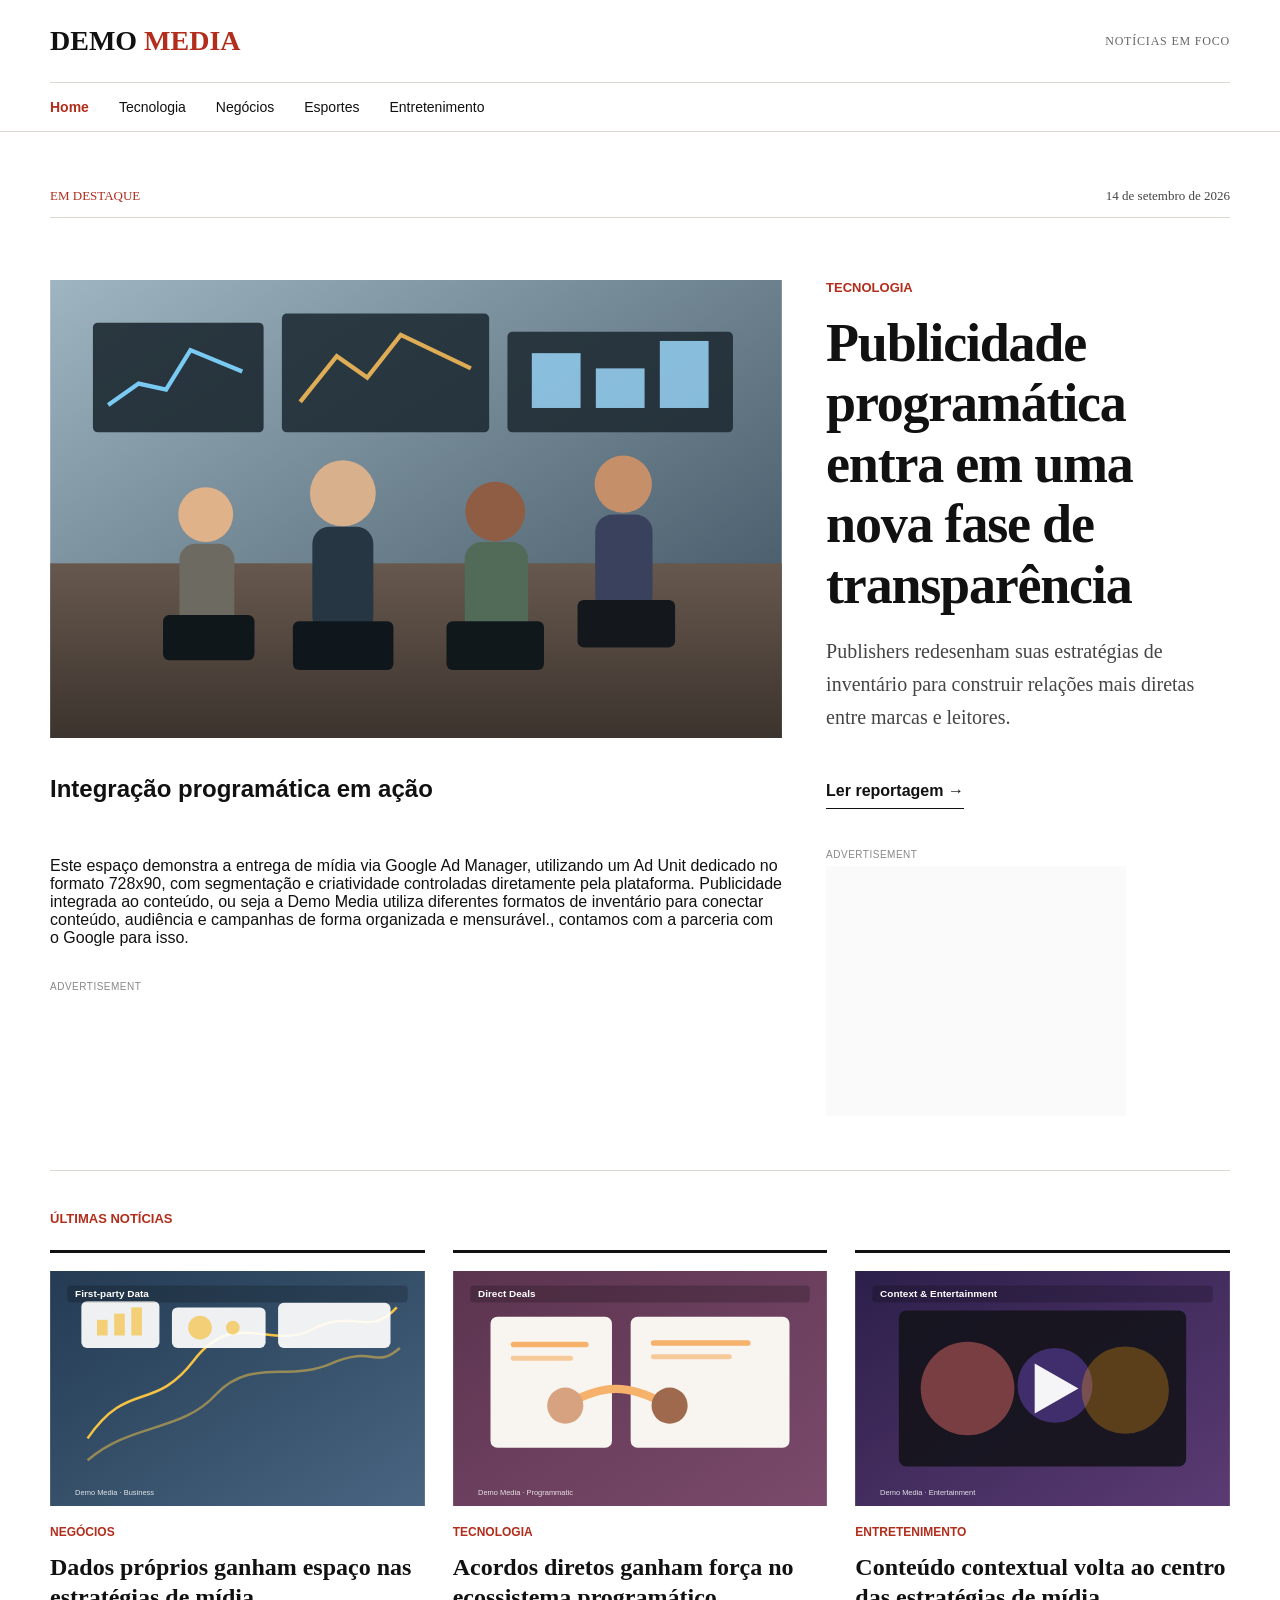
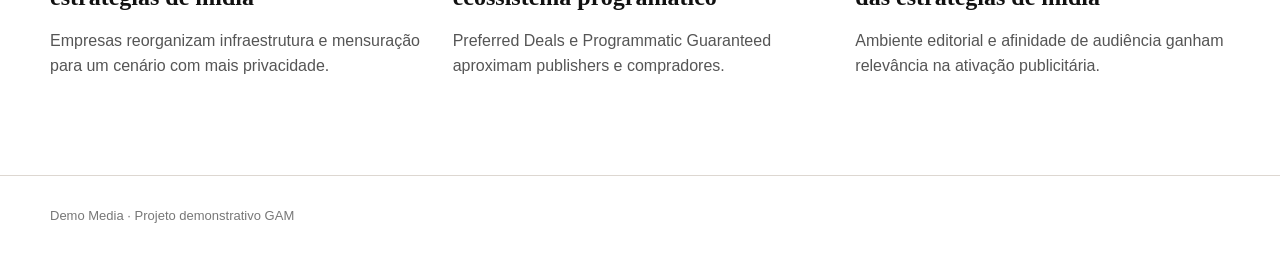
<file: index.html>
<!doctype html>
<html lang="pt-BR">

<head>
  <meta charset="utf-8">

  <meta
    name="viewport"
    content="width=device-width, initial-scale=1"
  >

  <title>Demo Media</title>

  <link
    rel="stylesheet"
    href="styles.css"
  >

  <!-- Google Publisher Tag -->
  <script
    async
    src="https://securepubads.g.doubleclick.net/tag/js/gpt.js"
    crossorigin="anonymous">
  </script>

  <script>
    window.googletag = window.googletag || { cmd: [] };

    googletag.cmd.push(function () {

      /* SLOT 300x250 */
      googletag
        .defineSlot(
          '/23366135384/demo_lovable_atf_300x250',
          [300, 250],
          'div-gpt-ad-1789431732785-0'
        )
        .addService(googletag.pubads());


      /* SLOT 728x90 */
      googletag
        .defineSlot(
          '/23366135384/demo_lovable_leaderboard_728x90',
          [728, 90],
          'div-gpt-ad-1789484885316-0'
        )
        .addService(googletag.pubads());


      googletag.pubads().enableSingleRequest();
      googletag.enableServices();

    });
  </script>

</head>


<body>

  <header class="site-header">

    <div class="container header-top">

      <a
        class="brand"
        href="index.html"
      >
        DEMO <span>MEDIA</span>
      </a>

      <span class="edition">
        NOTÍCIAS EM FOCO
      </span>

    </div>


    <nav class="container nav">

      <a
        class="active"
        href="index.html"
      >
        Home
      </a>

      <a href="tecnologia.html">
        Tecnologia
      </a>

      <a href="negocios.html">
        Negócios
      </a>

      <a href="esportes.html">
        Esportes
      </a>

      <a href="entretenimento.html">
        Entretenimento
      </a>

    </nav>

  </header>


  <main class="container">

    <!-- DESTAQUE -->
    <section class="section-heading">

      <span>
        EM DESTAQUE
      </span>

      <span class="date">
        14 de setembro de 2026
      </span>

    </section>


    <!-- HERO -->
    <section class="hero-grid">


      <!-- COLUNA ESQUERDA -->
      <div
        style="
          display: flex;
          flex-direction: column;
          gap: 18px;
          min-width: 0;
        "
      >

        <a href="article-programmatic.html">

          <img
            class="hero-image"
            src="newsroom.svg"
            alt="Programmatic publishing"
          >

        </a>

<h2><b>Integração programática em ação</b></h2>
<p>Este espaço demonstra a entrega de mídia via Google Ad Manager, utilizando um Ad Unit dedicado no formato 728x90, com segmentação e criatividade controladas diretamente pela plataforma.
Publicidade integrada ao conteúdo, ou seja a Demo Media utiliza diferentes formatos de inventário para conectar conteúdo, audiência e campanhas de forma organizada e mensurável., contamos com a parceria com o Google para isso.</p>
        <!-- 728x90 -->
        <div>

          <div
            style="
              font-size: 10px;
              color: #888;
              margin-bottom: 6px;
              letter-spacing: 0.5px;
            "
          >
            ADVERTISEMENT
          </div>


          <!-- /23366135384/demo_lovable_leaderboard_728x90 -->
          <div
            id="div-gpt-ad-1789484885316-0"
            style="
              min-width: 728px;
              min-height: 90px;
              width: 728px;
              height: 90px;
              max-width: 100%;
              overflow: hidden;
            "
          >

            <script>
              googletag.cmd.push(function () {
                googletag.display(
                  'div-gpt-ad-1789484885316-0'
                );
              });
            </script>

          </div>

        </div>

      </div>


      <!-- COLUNA DIREITA -->
      <div class="hero-copy">

        <div class="kicker">
          TECNOLOGIA
        </div>


        <h1>
          Publicidade programática entra em uma nova fase de transparência
        </h1>


        <p>
          Publishers redesenham suas estratégias de inventário
          para construir relações mais diretas entre marcas e leitores.
        </p>


        <a
          class="read-more"
          href="article-programmatic.html"
        >
          Ler reportagem →
        </a>


        <!-- 300x250 -->
        <div
          style="
            margin-top: 40px;
            width: 300px;
          "
        >

          <div
            style="
              font-size: 10px;
              color: #888;
              margin-bottom: 6px;
              letter-spacing: 0.5px;
            "
          >
            ADVERTISEMENT
          </div>


          <!-- /23366135384/demo_lovable_atf_300x250 -->
          <div
            id="div-gpt-ad-1789431732785-0"
            style="
              min-width: 300px;
              min-height: 250px;
              width: 300px;
              height: 250px;
              overflow: hidden;
            "
          >

            <script>
              googletag.cmd.push(function () {
                googletag.display(
                  'div-gpt-ad-1789431732785-0'
                );
              });
            </script>

          </div>

        </div>

      </div>

    </section>


    <!-- ÚLTIMAS NOTÍCIAS -->
    <section class="latest">

      <div class="section-title">
        ÚLTIMAS NOTÍCIAS
      </div>


      <div class="cards">


        <!-- CARD 1 -->
        <a
          class="card"
          href="article-data.html"
        >

          <img
            class="card-thumb"
            src="data.svg"
            alt="Dados e mídia"
          >

          <span>
            NEGÓCIOS
          </span>

          <h2>
            Dados próprios ganham espaço nas estratégias de mídia
          </h2>

          <p>
            Empresas reorganizam infraestrutura e mensuração
            para um cenário com mais privacidade.
          </p>

        </a>


        <!-- CARD 2 -->
        <a
          class="card"
          href="article-deals.html"
        >

          <img
            class="card-thumb"
            src="deals.svg"
            alt="Acordos programáticos"
          >

          <span>
            TECNOLOGIA
          </span>

          <h2>
            Acordos diretos ganham força no ecossistema programático
          </h2>

          <p>
            Preferred Deals e Programmatic Guaranteed
            aproximam publishers e compradores.
          </p>

        </a>


        <!-- CARD 3 -->
        <a
          class="card"
          href="article-entertainment.html"
        >

          <img
            class="card-thumb"
            src="entertainment.svg"
            alt="Conteúdo e entretenimento"
          >

          <span>
            ENTRETENIMENTO
          </span>

          <h2>
            Conteúdo contextual volta ao centro das estratégias de mídia
          </h2>

          <p>
            Ambiente editorial e afinidade de audiência
            ganham relevância na ativação publicitária.
          </p>

        </a>

      </div>

    </section>

  </main>


  <footer class="footer">

    <div class="container">
      Demo Media · Projeto demonstrativo GAM
    </div>

  </footer>

</body>

</html>
</file>
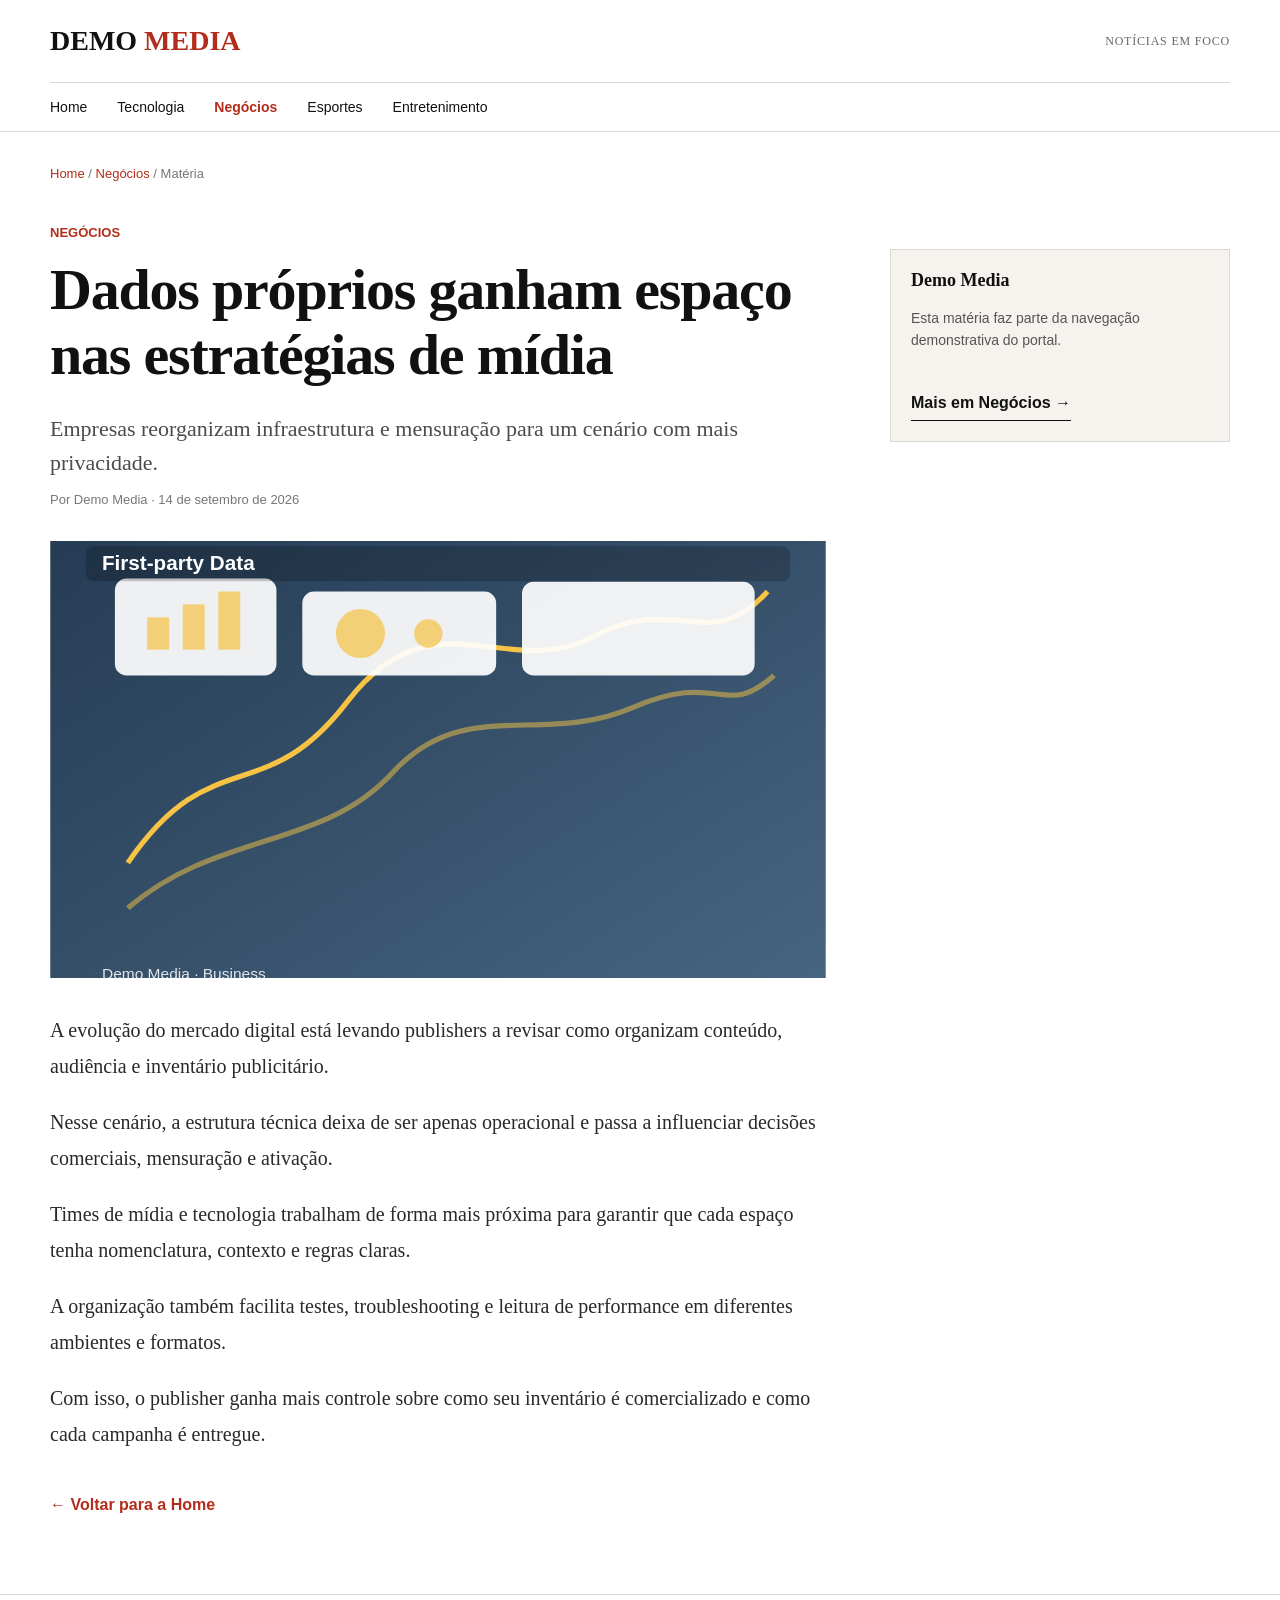
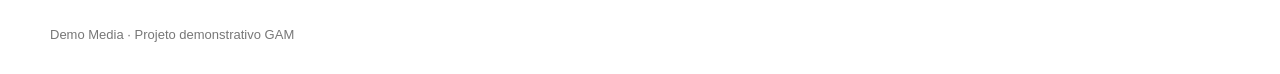
<file: article-data.html>
<!doctype html><html lang="pt-BR"><head><meta charset="utf-8"><meta name="viewport" content="width=device-width,initial-scale=1">
<title>Dados próprios ganham espaço nas estratégias de mídia | Demo Media</title><link rel="stylesheet" href="styles.css"></head><body><header class="site-header">
<div class="container header-top"><a class="brand" href="index.html">DEMO <span>MEDIA</span></a><span class="edition">NOTÍCIAS EM FOCO</span></div>
<nav class="container nav"><a class="" href="index.html">Home</a><a class="" href="tecnologia.html">Tecnologia</a><a class="active" href="negocios.html">Negócios</a><a class="" href="esportes.html">Esportes</a><a class="" href="entretenimento.html">Entretenimento</a></nav></header>
<main class="container article-page"><div class="breadcrumb"><a href="index.html">Home</a> / <a href="negocios.html">Negócios</a> / Matéria</div>
<div class="article-layout"><article class="article-content"><div class="kicker">NEGÓCIOS</div><h1>Dados próprios ganham espaço nas estratégias de mídia</h1>
<p class="subtitle">Empresas reorganizam infraestrutura e mensuração para um cenário com mais privacidade.</p><div class="byline">Por Demo Media · 14 de setembro de 2026</div>
<img class="article-image" src="data.svg" alt=""><p>A evolução do mercado digital está levando publishers a revisar como organizam conteúdo, audiência e inventário publicitário.</p><p>Nesse cenário, a estrutura técnica deixa de ser apenas operacional e passa a influenciar decisões comerciais, mensuração e ativação.</p><p>Times de mídia e tecnologia trabalham de forma mais próxima para garantir que cada espaço tenha nomenclatura, contexto e regras claras.</p><p>A organização também facilita testes, troubleshooting e leitura de performance em diferentes ambientes e formatos.</p><p>Com isso, o publisher ganha mais controle sobre como seu inventário é comercializado e como cada campanha é entregue.</p><a class="back-home" href="index.html">← Voltar para a Home</a></article><aside class="sidebar"><div class="debug-panel"><h3>Demo Media</h3>
<p style="font-size:14px;line-height:1.6;color:#555">Esta matéria faz parte da navegação demonstrativa do portal.</p>
<a class="read-more" href="negocios.html">Mais em Negócios →</a></div></aside></div></main><footer class="footer"><div class="container">Demo Media · Projeto demonstrativo GAM</div></footer></body></html>
</file>
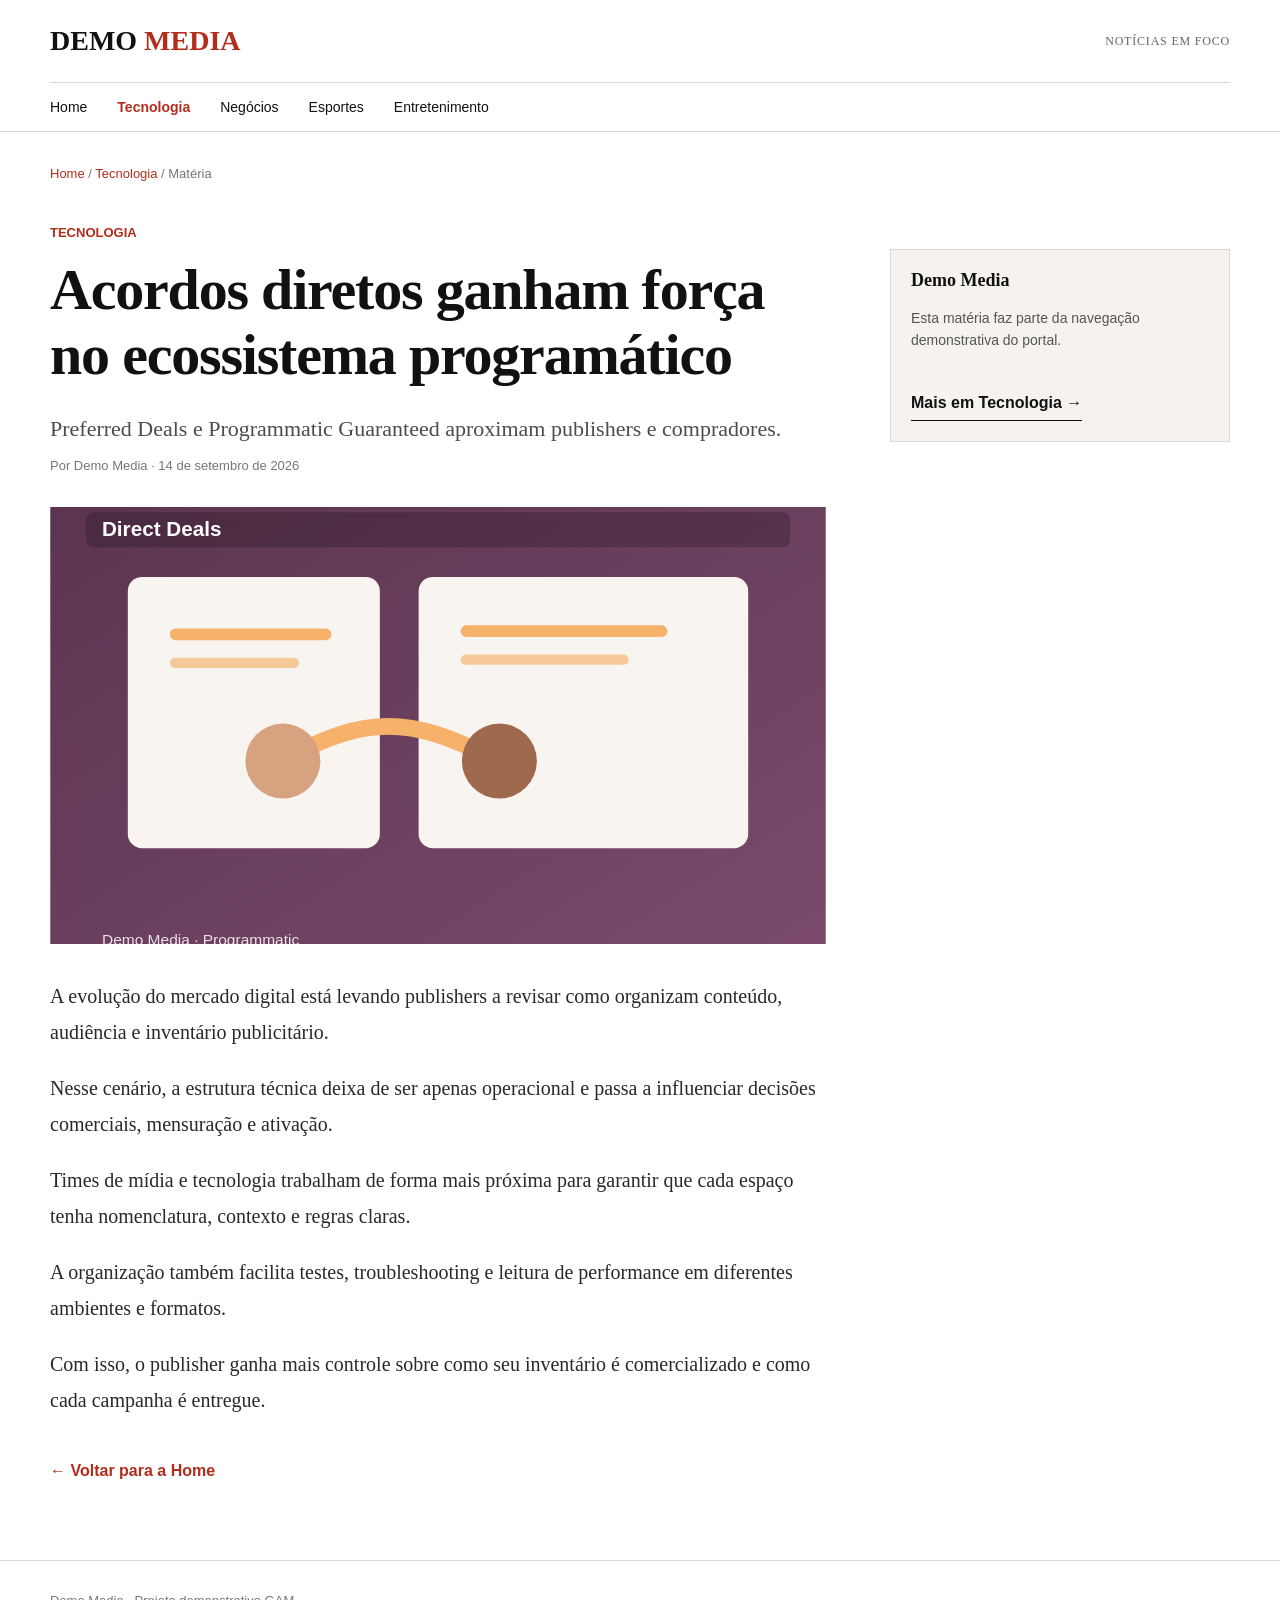
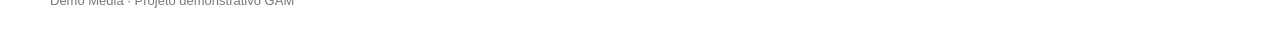
<file: article-deals.html>
<!doctype html><html lang="pt-BR"><head><meta charset="utf-8"><meta name="viewport" content="width=device-width,initial-scale=1">
<title>Acordos diretos ganham força no ecossistema programático | Demo Media</title><link rel="stylesheet" href="styles.css"></head><body><header class="site-header">
<div class="container header-top"><a class="brand" href="index.html">DEMO <span>MEDIA</span></a><span class="edition">NOTÍCIAS EM FOCO</span></div>
<nav class="container nav"><a class="" href="index.html">Home</a><a class="active" href="tecnologia.html">Tecnologia</a><a class="" href="negocios.html">Negócios</a><a class="" href="esportes.html">Esportes</a><a class="" href="entretenimento.html">Entretenimento</a></nav></header>
<main class="container article-page"><div class="breadcrumb"><a href="index.html">Home</a> / <a href="tecnologia.html">Tecnologia</a> / Matéria</div>
<div class="article-layout"><article class="article-content"><div class="kicker">TECNOLOGIA</div><h1>Acordos diretos ganham força no ecossistema programático</h1>
<p class="subtitle">Preferred Deals e Programmatic Guaranteed aproximam publishers e compradores.</p><div class="byline">Por Demo Media · 14 de setembro de 2026</div>
<img class="article-image" src="deals.svg" alt=""><p>A evolução do mercado digital está levando publishers a revisar como organizam conteúdo, audiência e inventário publicitário.</p><p>Nesse cenário, a estrutura técnica deixa de ser apenas operacional e passa a influenciar decisões comerciais, mensuração e ativação.</p><p>Times de mídia e tecnologia trabalham de forma mais próxima para garantir que cada espaço tenha nomenclatura, contexto e regras claras.</p><p>A organização também facilita testes, troubleshooting e leitura de performance em diferentes ambientes e formatos.</p><p>Com isso, o publisher ganha mais controle sobre como seu inventário é comercializado e como cada campanha é entregue.</p><a class="back-home" href="index.html">← Voltar para a Home</a></article><aside class="sidebar"><div class="debug-panel"><h3>Demo Media</h3>
<p style="font-size:14px;line-height:1.6;color:#555">Esta matéria faz parte da navegação demonstrativa do portal.</p>
<a class="read-more" href="tecnologia.html">Mais em Tecnologia →</a></div></aside></div></main><footer class="footer"><div class="container">Demo Media · Projeto demonstrativo GAM</div></footer></body></html>
</file>
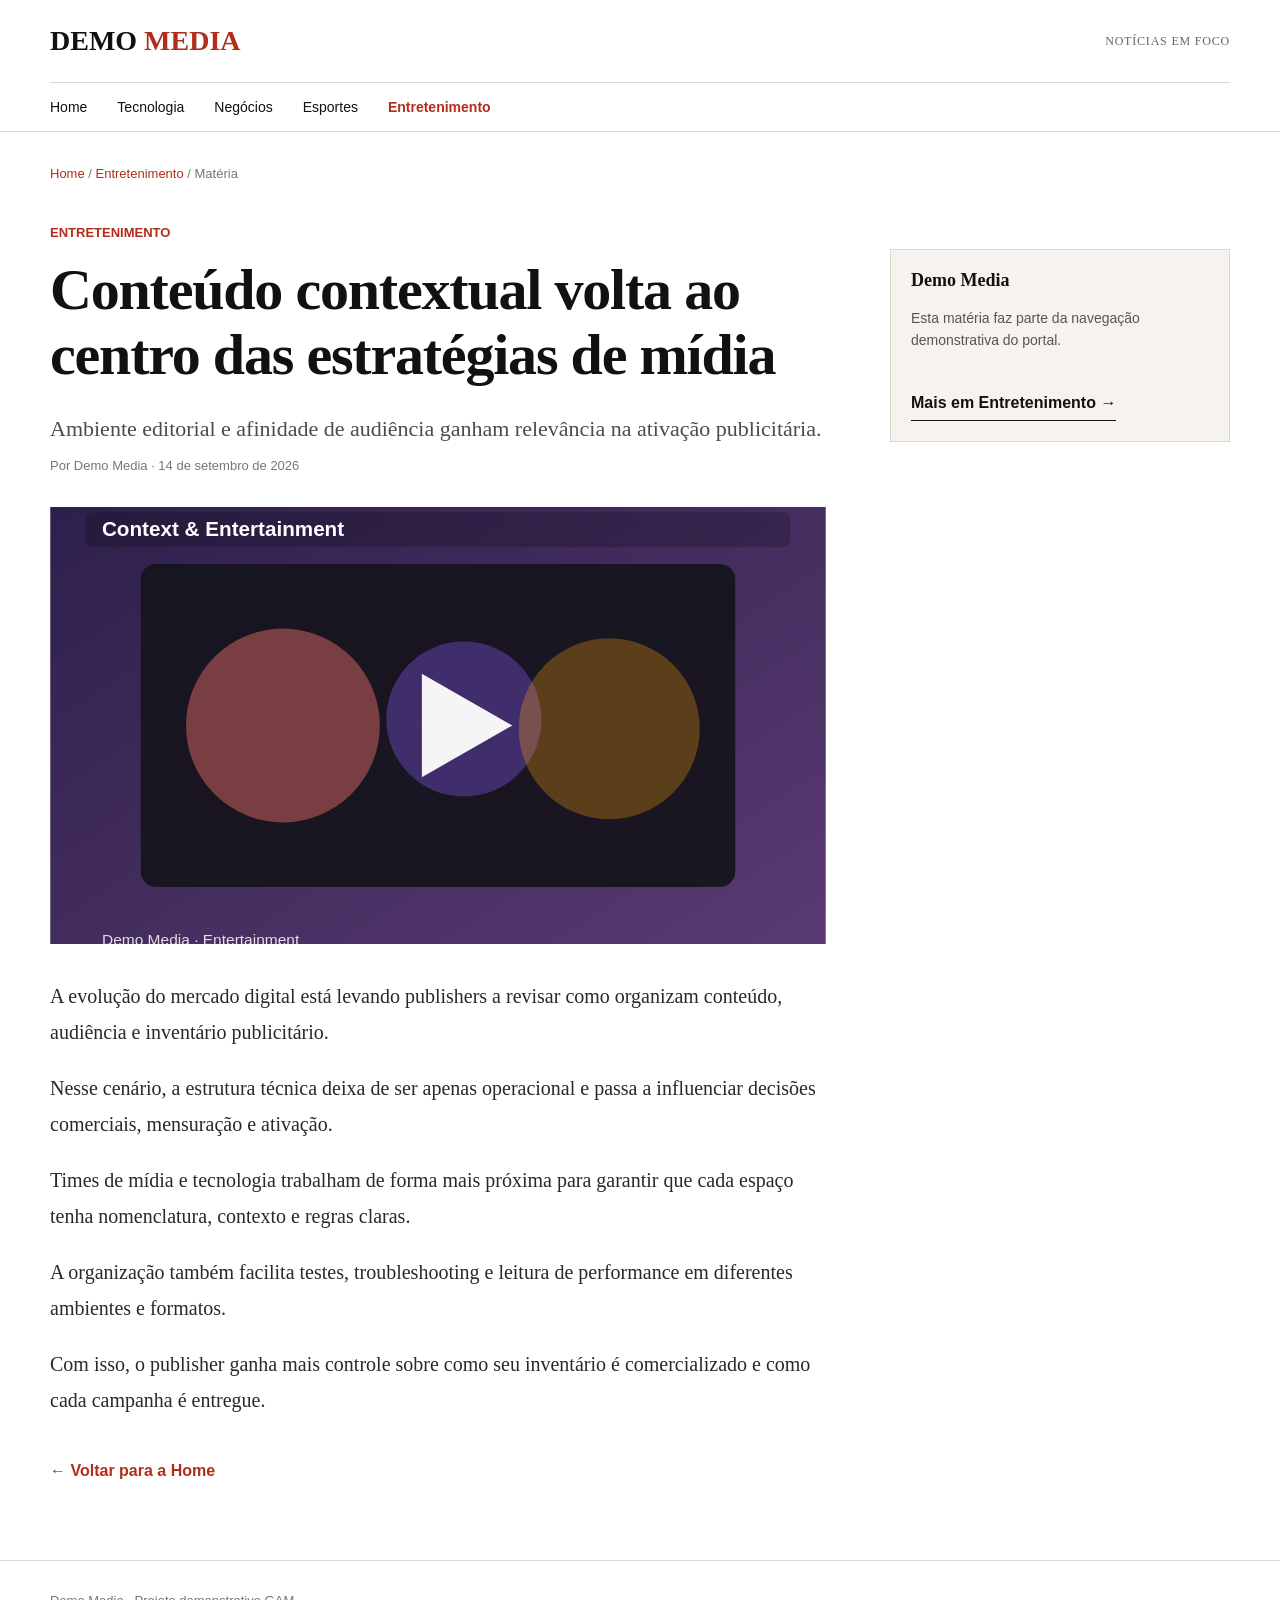
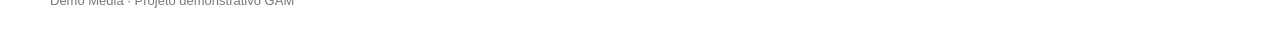
<file: article-entertainment.html>
<!doctype html><html lang="pt-BR"><head><meta charset="utf-8"><meta name="viewport" content="width=device-width,initial-scale=1">
<title>Conteúdo contextual volta ao centro das estratégias de mídia | Demo Media</title><link rel="stylesheet" href="styles.css"></head><body><header class="site-header">
<div class="container header-top"><a class="brand" href="index.html">DEMO <span>MEDIA</span></a><span class="edition">NOTÍCIAS EM FOCO</span></div>
<nav class="container nav"><a class="" href="index.html">Home</a><a class="" href="tecnologia.html">Tecnologia</a><a class="" href="negocios.html">Negócios</a><a class="" href="esportes.html">Esportes</a><a class="active" href="entretenimento.html">Entretenimento</a></nav></header>
<main class="container article-page"><div class="breadcrumb"><a href="index.html">Home</a> / <a href="entretenimento.html">Entretenimento</a> / Matéria</div>
<div class="article-layout"><article class="article-content"><div class="kicker">ENTRETENIMENTO</div><h1>Conteúdo contextual volta ao centro das estratégias de mídia</h1>
<p class="subtitle">Ambiente editorial e afinidade de audiência ganham relevância na ativação publicitária.</p><div class="byline">Por Demo Media · 14 de setembro de 2026</div>
<img class="article-image" src="entertainment.svg" alt=""><p>A evolução do mercado digital está levando publishers a revisar como organizam conteúdo, audiência e inventário publicitário.</p><p>Nesse cenário, a estrutura técnica deixa de ser apenas operacional e passa a influenciar decisões comerciais, mensuração e ativação.</p><p>Times de mídia e tecnologia trabalham de forma mais próxima para garantir que cada espaço tenha nomenclatura, contexto e regras claras.</p><p>A organização também facilita testes, troubleshooting e leitura de performance em diferentes ambientes e formatos.</p><p>Com isso, o publisher ganha mais controle sobre como seu inventário é comercializado e como cada campanha é entregue.</p><a class="back-home" href="index.html">← Voltar para a Home</a></article><aside class="sidebar"><div class="debug-panel"><h3>Demo Media</h3>
<p style="font-size:14px;line-height:1.6;color:#555">Esta matéria faz parte da navegação demonstrativa do portal.</p>
<a class="read-more" href="entretenimento.html">Mais em Entretenimento →</a></div></aside></div></main><footer class="footer"><div class="container">Demo Media · Projeto demonstrativo GAM</div></footer></body></html>
</file>
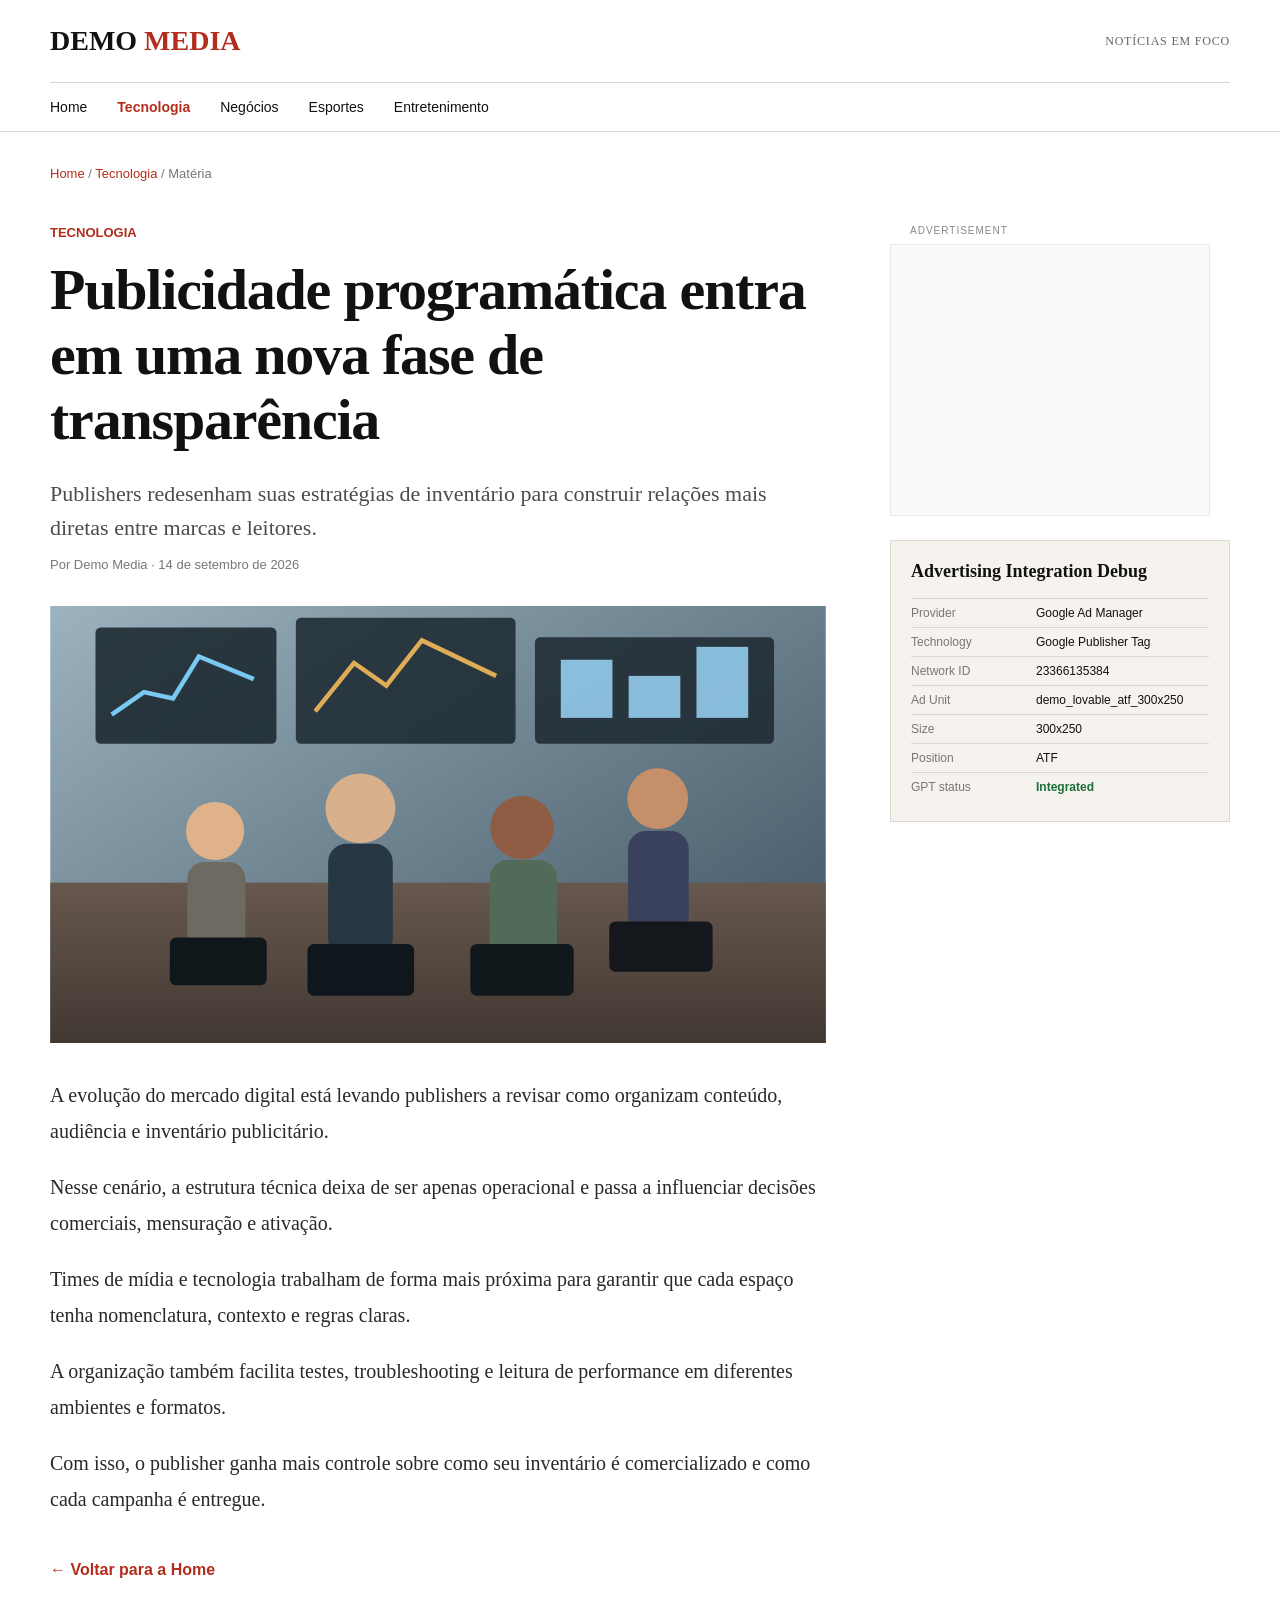
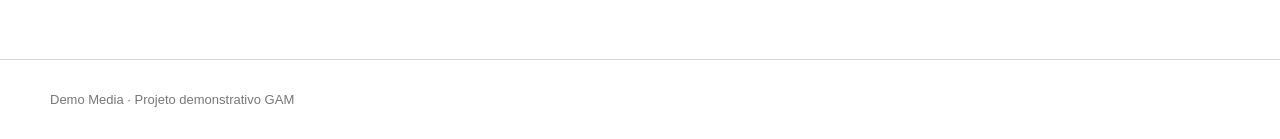
<file: article-programmatic.html>
<!doctype html><html lang="pt-BR"><head><meta charset="utf-8"><meta name="viewport" content="width=device-width,initial-scale=1">
<title>Publicidade programática entra em uma nova fase de transparência | Demo Media</title><link rel="stylesheet" href="styles.css">
<script async src="https://securepubads.g.doubleclick.net/tag/js/gpt.js" crossorigin="anonymous"></script>
<script>
window.googletag = window.googletag || {cmd: []};
googletag.cmd.push(function() {
  googletag.defineSlot('/23366135384/demo_lovable_atf_300x250',[300,250],'div-gpt-ad-1789431732785-0').addService(googletag.pubads());
  googletag.pubads().enableSingleRequest();
  googletag.enableServices();
});
</script></head><body><header class="site-header">
<div class="container header-top"><a class="brand" href="index.html">DEMO <span>MEDIA</span></a><span class="edition">NOTÍCIAS EM FOCO</span></div>
<nav class="container nav"><a class="" href="index.html">Home</a><a class="active" href="tecnologia.html">Tecnologia</a><a class="" href="negocios.html">Negócios</a><a class="" href="esportes.html">Esportes</a><a class="" href="entretenimento.html">Entretenimento</a></nav></header>
<main class="container article-page"><div class="breadcrumb"><a href="index.html">Home</a> / <a href="tecnologia.html">Tecnologia</a> / Matéria</div>
<div class="article-layout"><article class="article-content"><div class="kicker">TECNOLOGIA</div><h1>Publicidade programática entra em uma nova fase de transparência</h1>
<p class="subtitle">Publishers redesenham suas estratégias de inventário para construir relações mais diretas entre marcas e leitores.</p><div class="byline">Por Demo Media · 14 de setembro de 2026</div>
<img class="article-image" src="newsroom.svg" alt=""><p>A evolução do mercado digital está levando publishers a revisar como organizam conteúdo, audiência e inventário publicitário.</p><p>Nesse cenário, a estrutura técnica deixa de ser apenas operacional e passa a influenciar decisões comerciais, mensuração e ativação.</p><p>Times de mídia e tecnologia trabalham de forma mais próxima para garantir que cada espaço tenha nomenclatura, contexto e regras claras.</p><p>A organização também facilita testes, troubleshooting e leitura de performance em diferentes ambientes e formatos.</p><p>Com isso, o publisher ganha mais controle sobre como seu inventário é comercializado e como cada campanha é entregue.</p><a class="back-home" href="index.html">← Voltar para a Home</a></article>
<aside class="sidebar">
<div class="ad-label">ADVERTISEMENT</div>
<div class="ad-shell"><div id="div-gpt-ad-1789431732785-0" style="min-width:300px;min-height:250px;width:300px;height:250px;">
<script>googletag.cmd.push(function(){googletag.display('div-gpt-ad-1789431732785-0');});</script>
</div></div>
<div class="debug-panel"><h3>Advertising Integration Debug</h3><dl>
<div><dt>Provider</dt><dd>Google Ad Manager</dd></div>
<div><dt>Technology</dt><dd>Google Publisher Tag</dd></div>
<div><dt>Network ID</dt><dd>23366135384</dd></div>
<div><dt>Ad Unit</dt><dd>demo_lovable_atf_300x250</dd></div>
<div><dt>Size</dt><dd>300x250</dd></div>
<div><dt>Position</dt><dd>ATF</dd></div>
<div><dt>GPT status</dt><dd class="status">Integrated</dd></div>
</dl></div></aside></div></main><footer class="footer"><div class="container">Demo Media · Projeto demonstrativo GAM</div></footer></body></html>
</file>
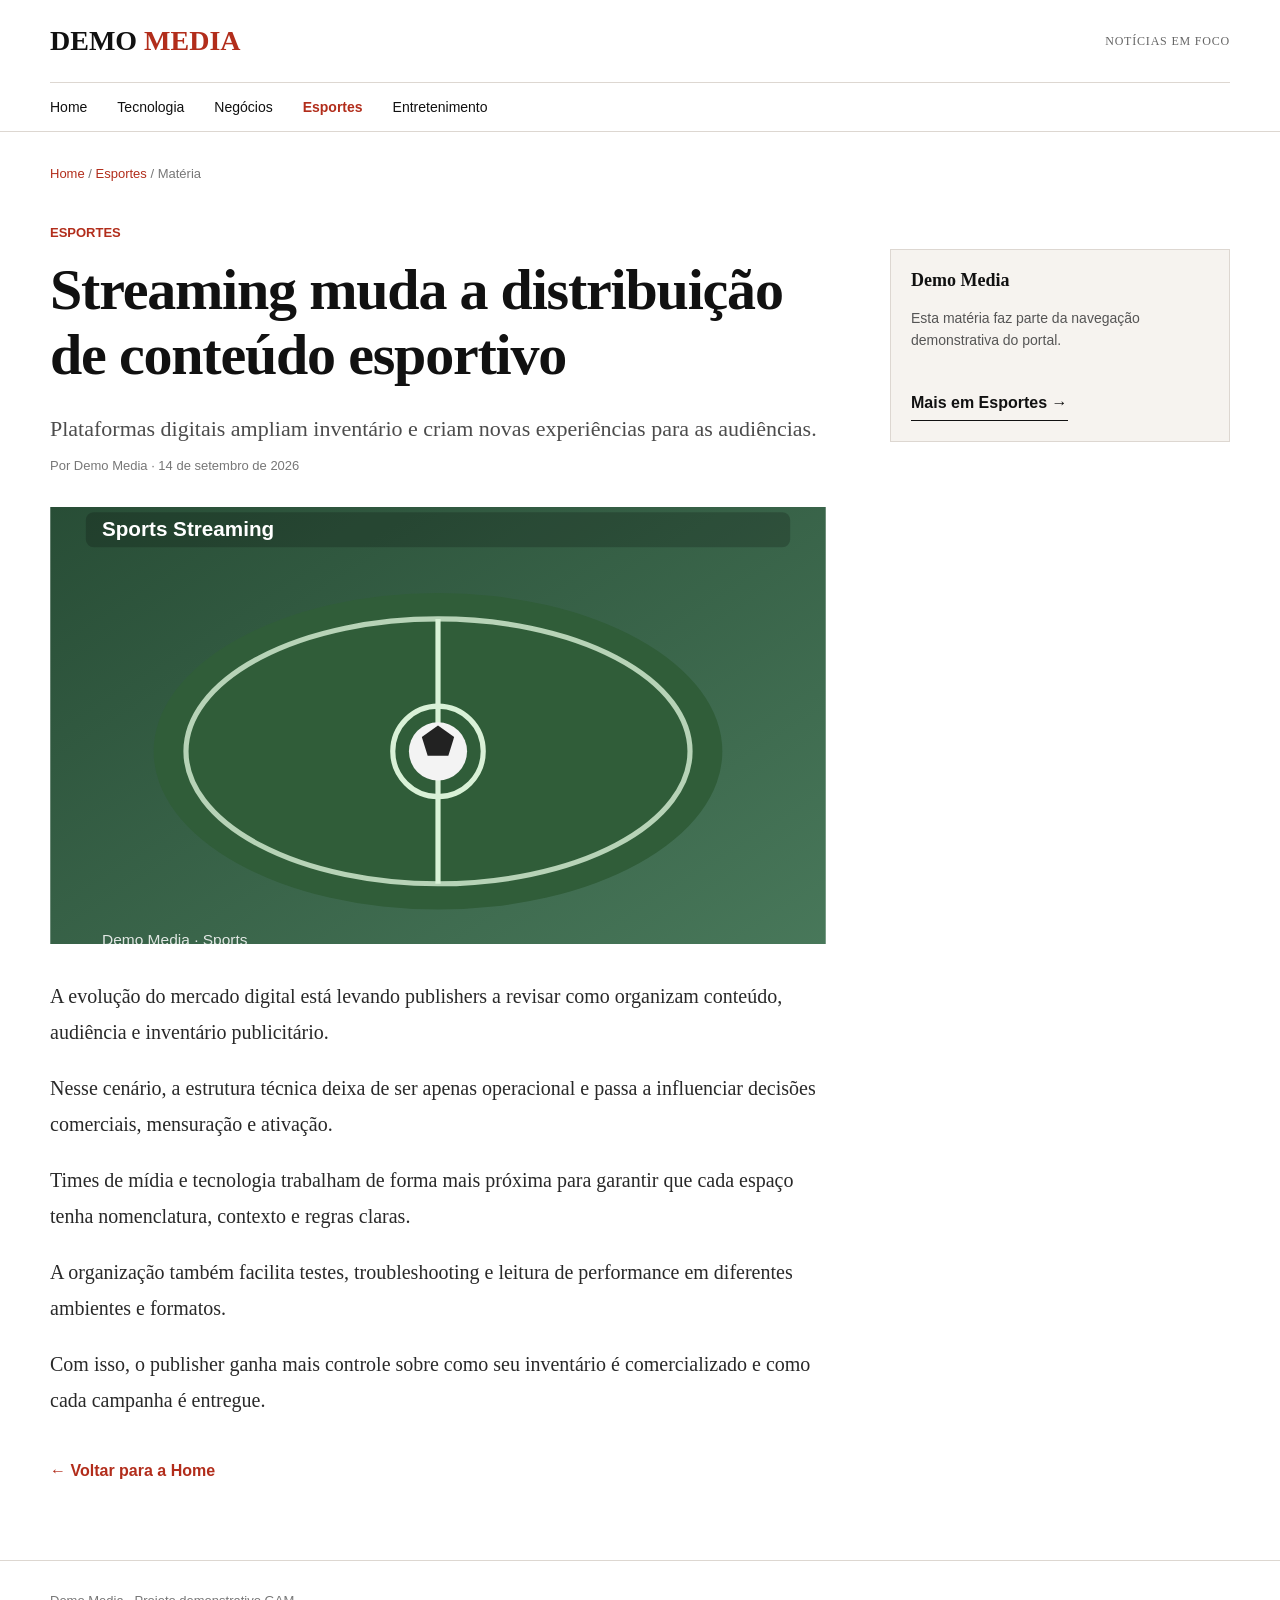
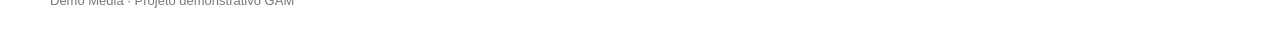
<file: article-sports.html>
<!doctype html><html lang="pt-BR"><head><meta charset="utf-8"><meta name="viewport" content="width=device-width,initial-scale=1">
<title>Streaming muda a distribuição de conteúdo esportivo | Demo Media</title><link rel="stylesheet" href="styles.css"></head><body><header class="site-header">
<div class="container header-top"><a class="brand" href="index.html">DEMO <span>MEDIA</span></a><span class="edition">NOTÍCIAS EM FOCO</span></div>
<nav class="container nav"><a class="" href="index.html">Home</a><a class="" href="tecnologia.html">Tecnologia</a><a class="" href="negocios.html">Negócios</a><a class="active" href="esportes.html">Esportes</a><a class="" href="entretenimento.html">Entretenimento</a></nav></header>
<main class="container article-page"><div class="breadcrumb"><a href="index.html">Home</a> / <a href="esportes.html">Esportes</a> / Matéria</div>
<div class="article-layout"><article class="article-content"><div class="kicker">ESPORTES</div><h1>Streaming muda a distribuição de conteúdo esportivo</h1>
<p class="subtitle">Plataformas digitais ampliam inventário e criam novas experiências para as audiências.</p><div class="byline">Por Demo Media · 14 de setembro de 2026</div>
<img class="article-image" src="sports.svg" alt=""><p>A evolução do mercado digital está levando publishers a revisar como organizam conteúdo, audiência e inventário publicitário.</p><p>Nesse cenário, a estrutura técnica deixa de ser apenas operacional e passa a influenciar decisões comerciais, mensuração e ativação.</p><p>Times de mídia e tecnologia trabalham de forma mais próxima para garantir que cada espaço tenha nomenclatura, contexto e regras claras.</p><p>A organização também facilita testes, troubleshooting e leitura de performance em diferentes ambientes e formatos.</p><p>Com isso, o publisher ganha mais controle sobre como seu inventário é comercializado e como cada campanha é entregue.</p><a class="back-home" href="index.html">← Voltar para a Home</a></article><aside class="sidebar"><div class="debug-panel"><h3>Demo Media</h3>
<p style="font-size:14px;line-height:1.6;color:#555">Esta matéria faz parte da navegação demonstrativa do portal.</p>
<a class="read-more" href="esportes.html">Mais em Esportes →</a></div></aside></div></main><footer class="footer"><div class="container">Demo Media · Projeto demonstrativo GAM</div></footer></body></html>
</file>
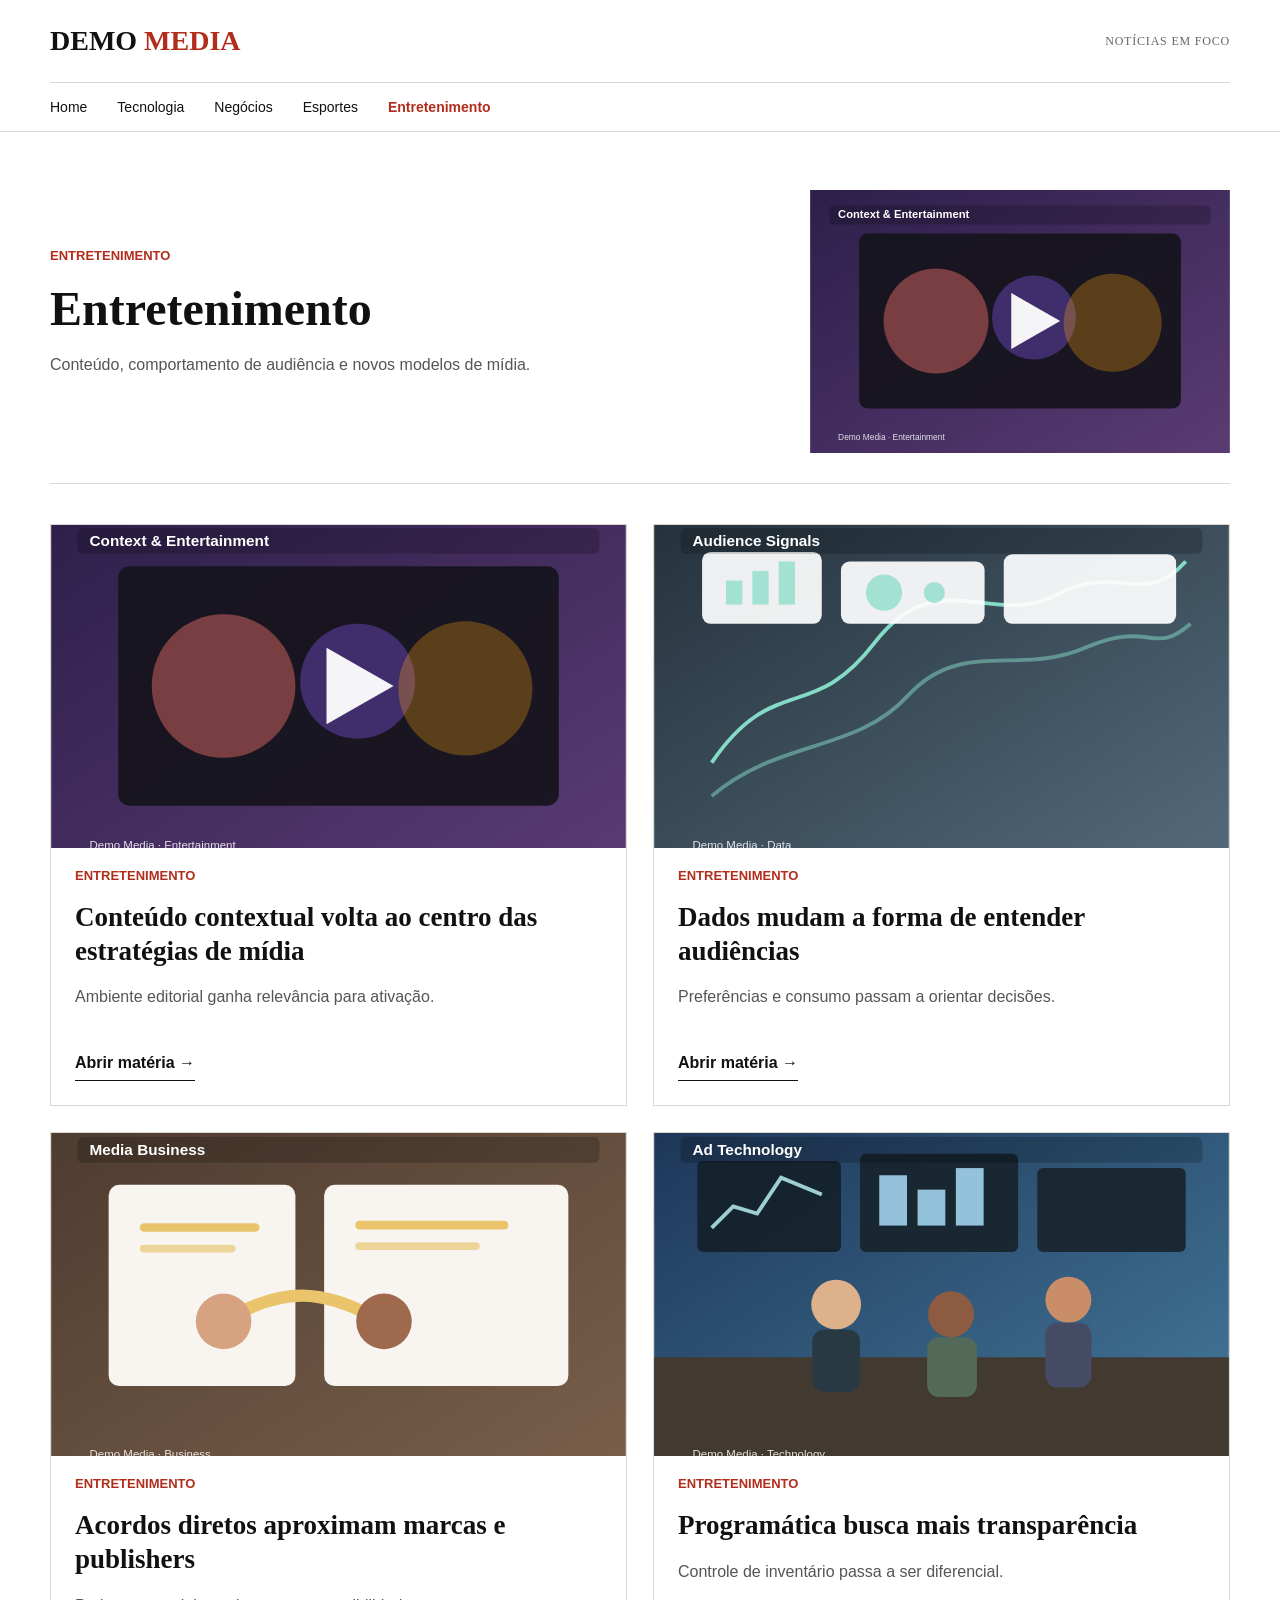
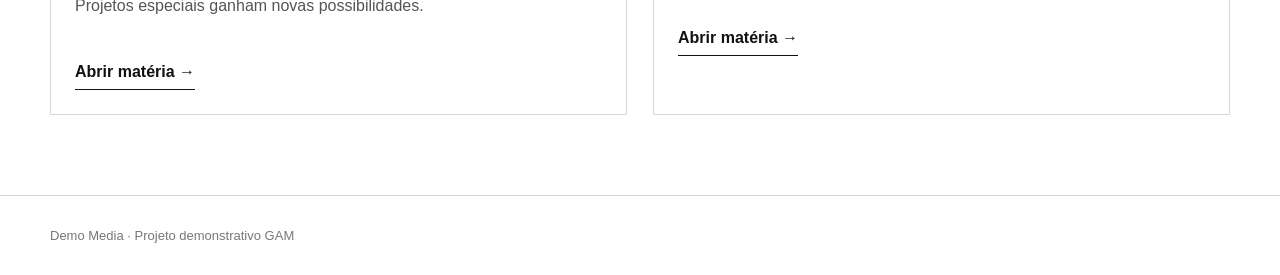
<file: entretenimento.html>
<!doctype html><html lang="pt-BR"><head><meta charset="utf-8"><meta name="viewport" content="width=device-width,initial-scale=1">
<title>Entretenimento | Demo Media</title><link rel="stylesheet" href="styles.css"></head><body><header class="site-header">
<div class="container header-top"><a class="brand" href="index.html">DEMO <span>MEDIA</span></a><span class="edition">NOTÍCIAS EM FOCO</span></div>
<nav class="container nav"><a class="" href="index.html">Home</a><a class="" href="tecnologia.html">Tecnologia</a><a class="" href="negocios.html">Negócios</a><a class="" href="esportes.html">Esportes</a><a class="active" href="entretenimento.html">Entretenimento</a></nav></header>
<main class="container"><section class="page-hero"><div class="page-hero-wrap"><div><div class="kicker">ENTRETENIMENTO</div><h1>Entretenimento</h1><p>Conteúdo, comportamento de audiência e novos modelos de mídia.</p></div><img src="entertainment.svg" alt=""></div></section>
<section class="category-grid"><a class="category-card" href="article-entertainment.html"><img src="entertainment.svg" alt=""><div class="content"><div class="kicker">ENTRETENIMENTO</div><h2>Conteúdo contextual volta ao centro das estratégias de mídia</h2><p>Ambiente editorial ganha relevância para ativação.</p><span class="read-more">Abrir matéria →</span></div></a><a class="category-card" href="article-data.html"><img src="audience.svg" alt=""><div class="content"><div class="kicker">ENTRETENIMENTO</div><h2>Dados mudam a forma de entender audiências</h2><p>Preferências e consumo passam a orientar decisões.</p><span class="read-more">Abrir matéria →</span></div></a><a class="category-card" href="article-deals.html"><img src="business.svg" alt=""><div class="content"><div class="kicker">ENTRETENIMENTO</div><h2>Acordos diretos aproximam marcas e publishers</h2><p>Projetos especiais ganham novas possibilidades.</p><span class="read-more">Abrir matéria →</span></div></a><a class="category-card" href="article-programmatic.html"><img src="technology.svg" alt=""><div class="content"><div class="kicker">ENTRETENIMENTO</div><h2>Programática busca mais transparência</h2><p>Controle de inventário passa a ser diferencial.</p><span class="read-more">Abrir matéria →</span></div></a></section></main><footer class="footer"><div class="container">Demo Media · Projeto demonstrativo GAM</div></footer></body></html>
</file>
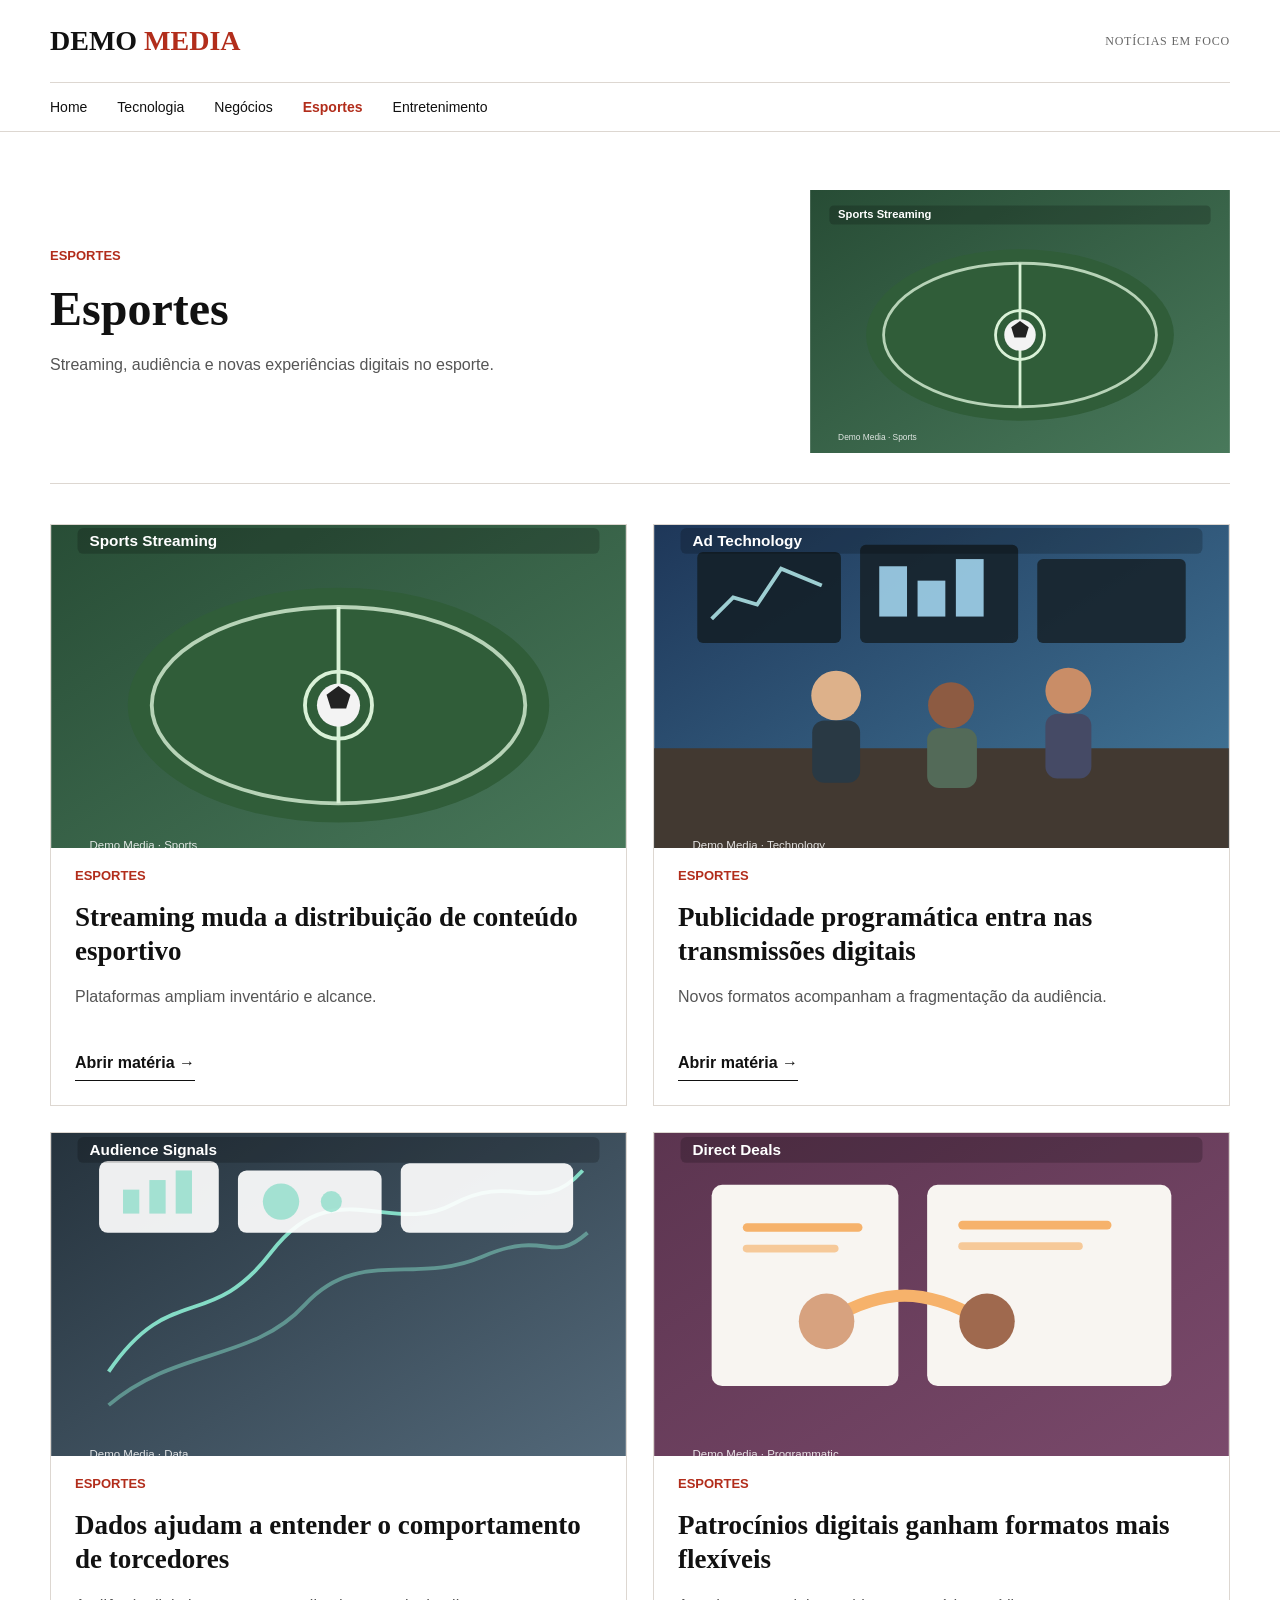
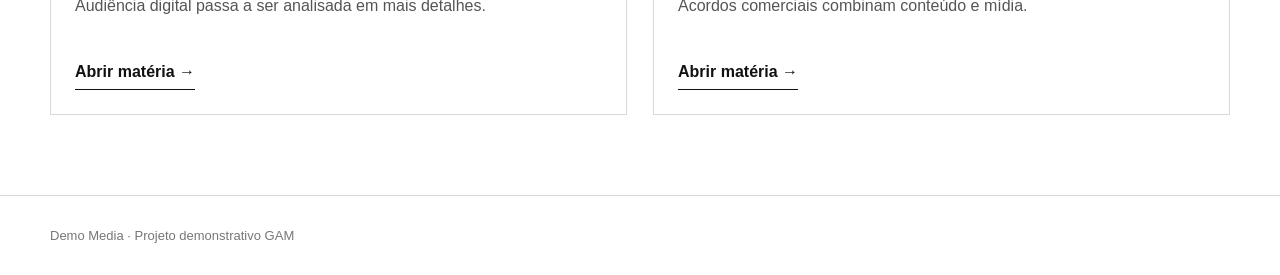
<file: esportes.html>
<!doctype html><html lang="pt-BR"><head><meta charset="utf-8"><meta name="viewport" content="width=device-width,initial-scale=1">
<title>Esportes | Demo Media</title><link rel="stylesheet" href="styles.css"></head><body><header class="site-header">
<div class="container header-top"><a class="brand" href="index.html">DEMO <span>MEDIA</span></a><span class="edition">NOTÍCIAS EM FOCO</span></div>
<nav class="container nav"><a class="" href="index.html">Home</a><a class="" href="tecnologia.html">Tecnologia</a><a class="" href="negocios.html">Negócios</a><a class="active" href="esportes.html">Esportes</a><a class="" href="entretenimento.html">Entretenimento</a></nav></header>
<main class="container"><section class="page-hero"><div class="page-hero-wrap"><div><div class="kicker">ESPORTES</div><h1>Esportes</h1><p>Streaming, audiência e novas experiências digitais no esporte.</p></div><img src="sports.svg" alt=""></div></section>
<section class="category-grid"><a class="category-card" href="article-sports.html"><img src="sports.svg" alt=""><div class="content"><div class="kicker">ESPORTES</div><h2>Streaming muda a distribuição de conteúdo esportivo</h2><p>Plataformas ampliam inventário e alcance.</p><span class="read-more">Abrir matéria →</span></div></a><a class="category-card" href="article-programmatic.html"><img src="technology.svg" alt=""><div class="content"><div class="kicker">ESPORTES</div><h2>Publicidade programática entra nas transmissões digitais</h2><p>Novos formatos acompanham a fragmentação da audiência.</p><span class="read-more">Abrir matéria →</span></div></a><a class="category-card" href="article-data.html"><img src="audience.svg" alt=""><div class="content"><div class="kicker">ESPORTES</div><h2>Dados ajudam a entender o comportamento de torcedores</h2><p>Audiência digital passa a ser analisada em mais detalhes.</p><span class="read-more">Abrir matéria →</span></div></a><a class="category-card" href="article-deals.html"><img src="deals.svg" alt=""><div class="content"><div class="kicker">ESPORTES</div><h2>Patrocínios digitais ganham formatos mais flexíveis</h2><p>Acordos comerciais combinam conteúdo e mídia.</p><span class="read-more">Abrir matéria →</span></div></a></section></main><footer class="footer"><div class="container">Demo Media · Projeto demonstrativo GAM</div></footer></body></html>
</file>
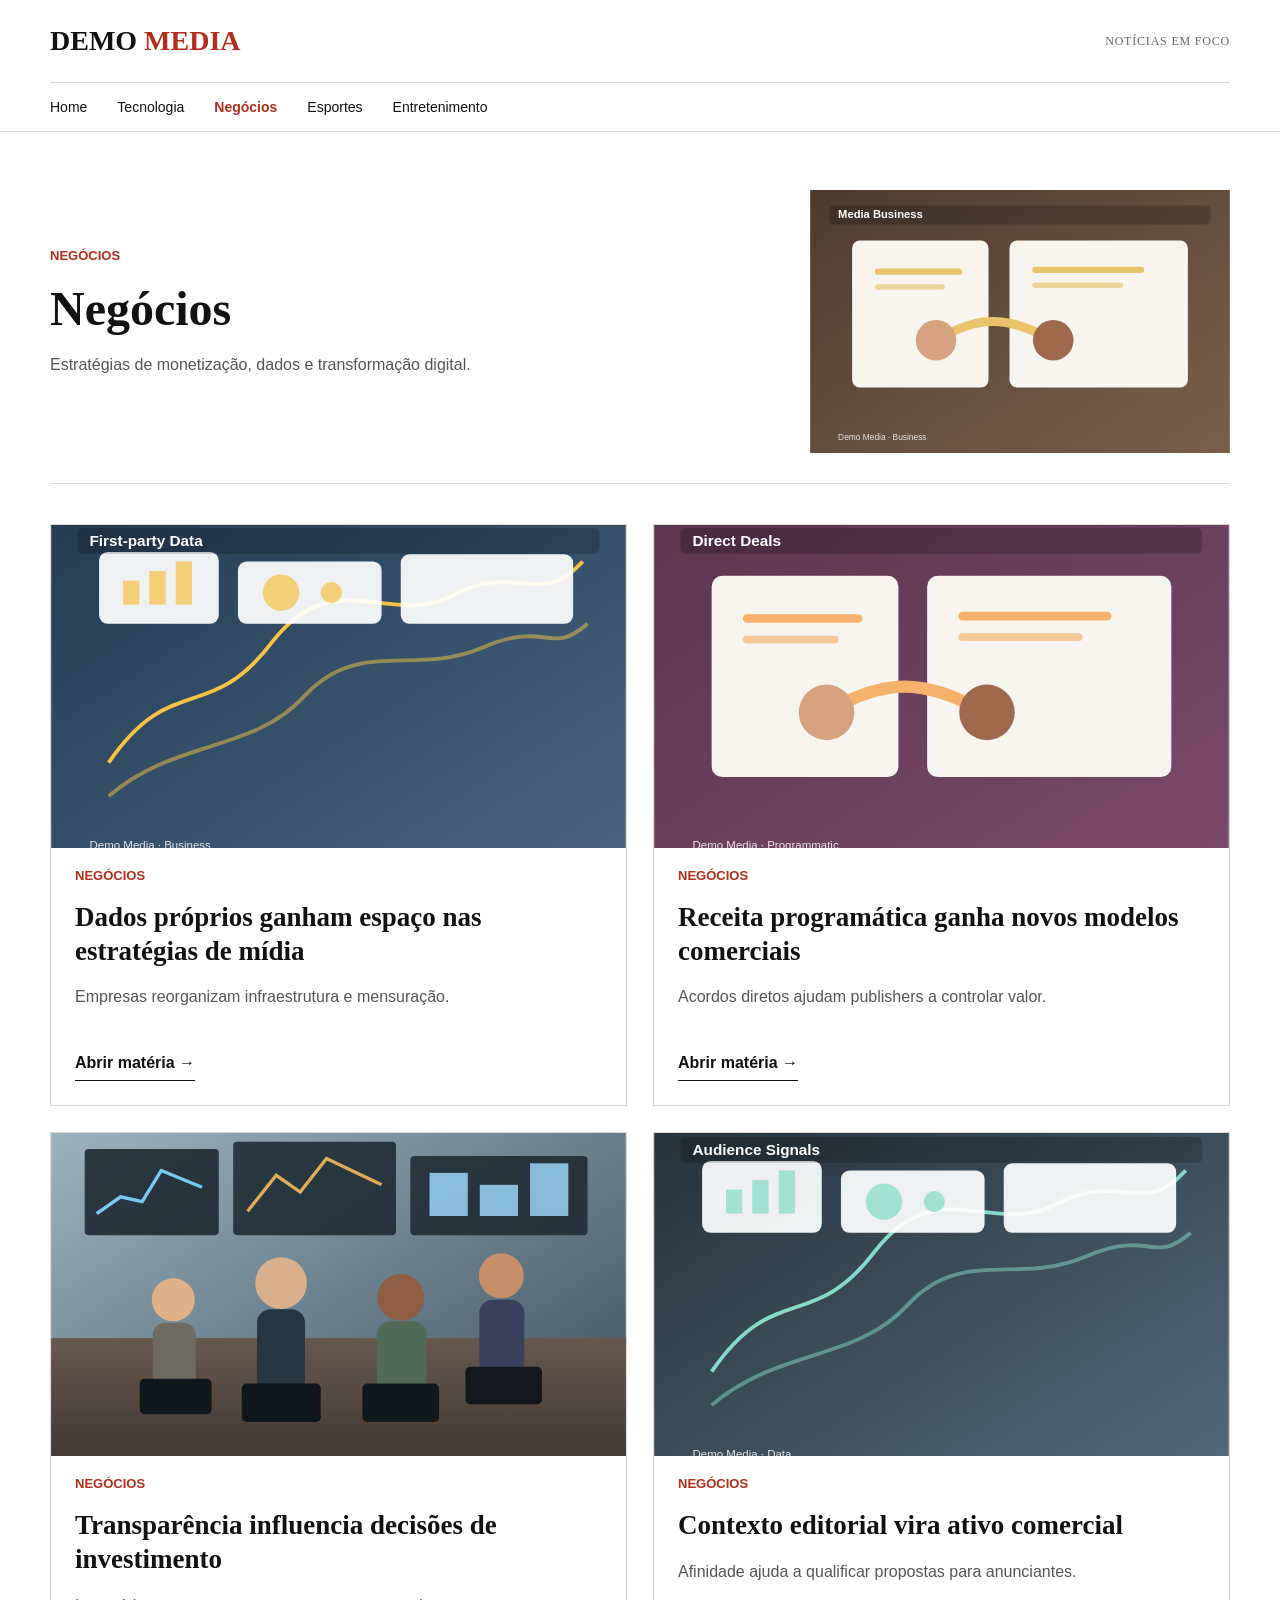
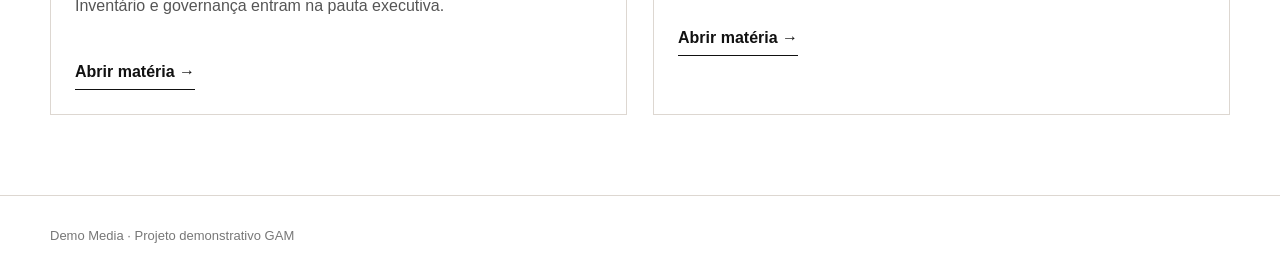
<file: negocios.html>
<!doctype html><html lang="pt-BR"><head><meta charset="utf-8"><meta name="viewport" content="width=device-width,initial-scale=1">
<title>Negócios | Demo Media</title><link rel="stylesheet" href="styles.css"></head><body><header class="site-header">
<div class="container header-top"><a class="brand" href="index.html">DEMO <span>MEDIA</span></a><span class="edition">NOTÍCIAS EM FOCO</span></div>
<nav class="container nav"><a class="" href="index.html">Home</a><a class="" href="tecnologia.html">Tecnologia</a><a class="active" href="negocios.html">Negócios</a><a class="" href="esportes.html">Esportes</a><a class="" href="entretenimento.html">Entretenimento</a></nav></header>
<main class="container"><section class="page-hero"><div class="page-hero-wrap"><div><div class="kicker">NEGÓCIOS</div><h1>Negócios</h1><p>Estratégias de monetização, dados e transformação digital.</p></div><img src="business.svg" alt=""></div></section>
<section class="category-grid"><a class="category-card" href="article-data.html"><img src="data.svg" alt=""><div class="content"><div class="kicker">NEGÓCIOS</div><h2>Dados próprios ganham espaço nas estratégias de mídia</h2><p>Empresas reorganizam infraestrutura e mensuração.</p><span class="read-more">Abrir matéria →</span></div></a><a class="category-card" href="article-deals.html"><img src="deals.svg" alt=""><div class="content"><div class="kicker">NEGÓCIOS</div><h2>Receita programática ganha novos modelos comerciais</h2><p>Acordos diretos ajudam publishers a controlar valor.</p><span class="read-more">Abrir matéria →</span></div></a><a class="category-card" href="article-programmatic.html"><img src="newsroom.svg" alt=""><div class="content"><div class="kicker">NEGÓCIOS</div><h2>Transparência influencia decisões de investimento</h2><p>Inventário e governança entram na pauta executiva.</p><span class="read-more">Abrir matéria →</span></div></a><a class="category-card" href="article-entertainment.html"><img src="audience.svg" alt=""><div class="content"><div class="kicker">NEGÓCIOS</div><h2>Contexto editorial vira ativo comercial</h2><p>Afinidade ajuda a qualificar propostas para anunciantes.</p><span class="read-more">Abrir matéria →</span></div></a></section></main><footer class="footer"><div class="container">Demo Media · Projeto demonstrativo GAM</div></footer></body></html>
</file>
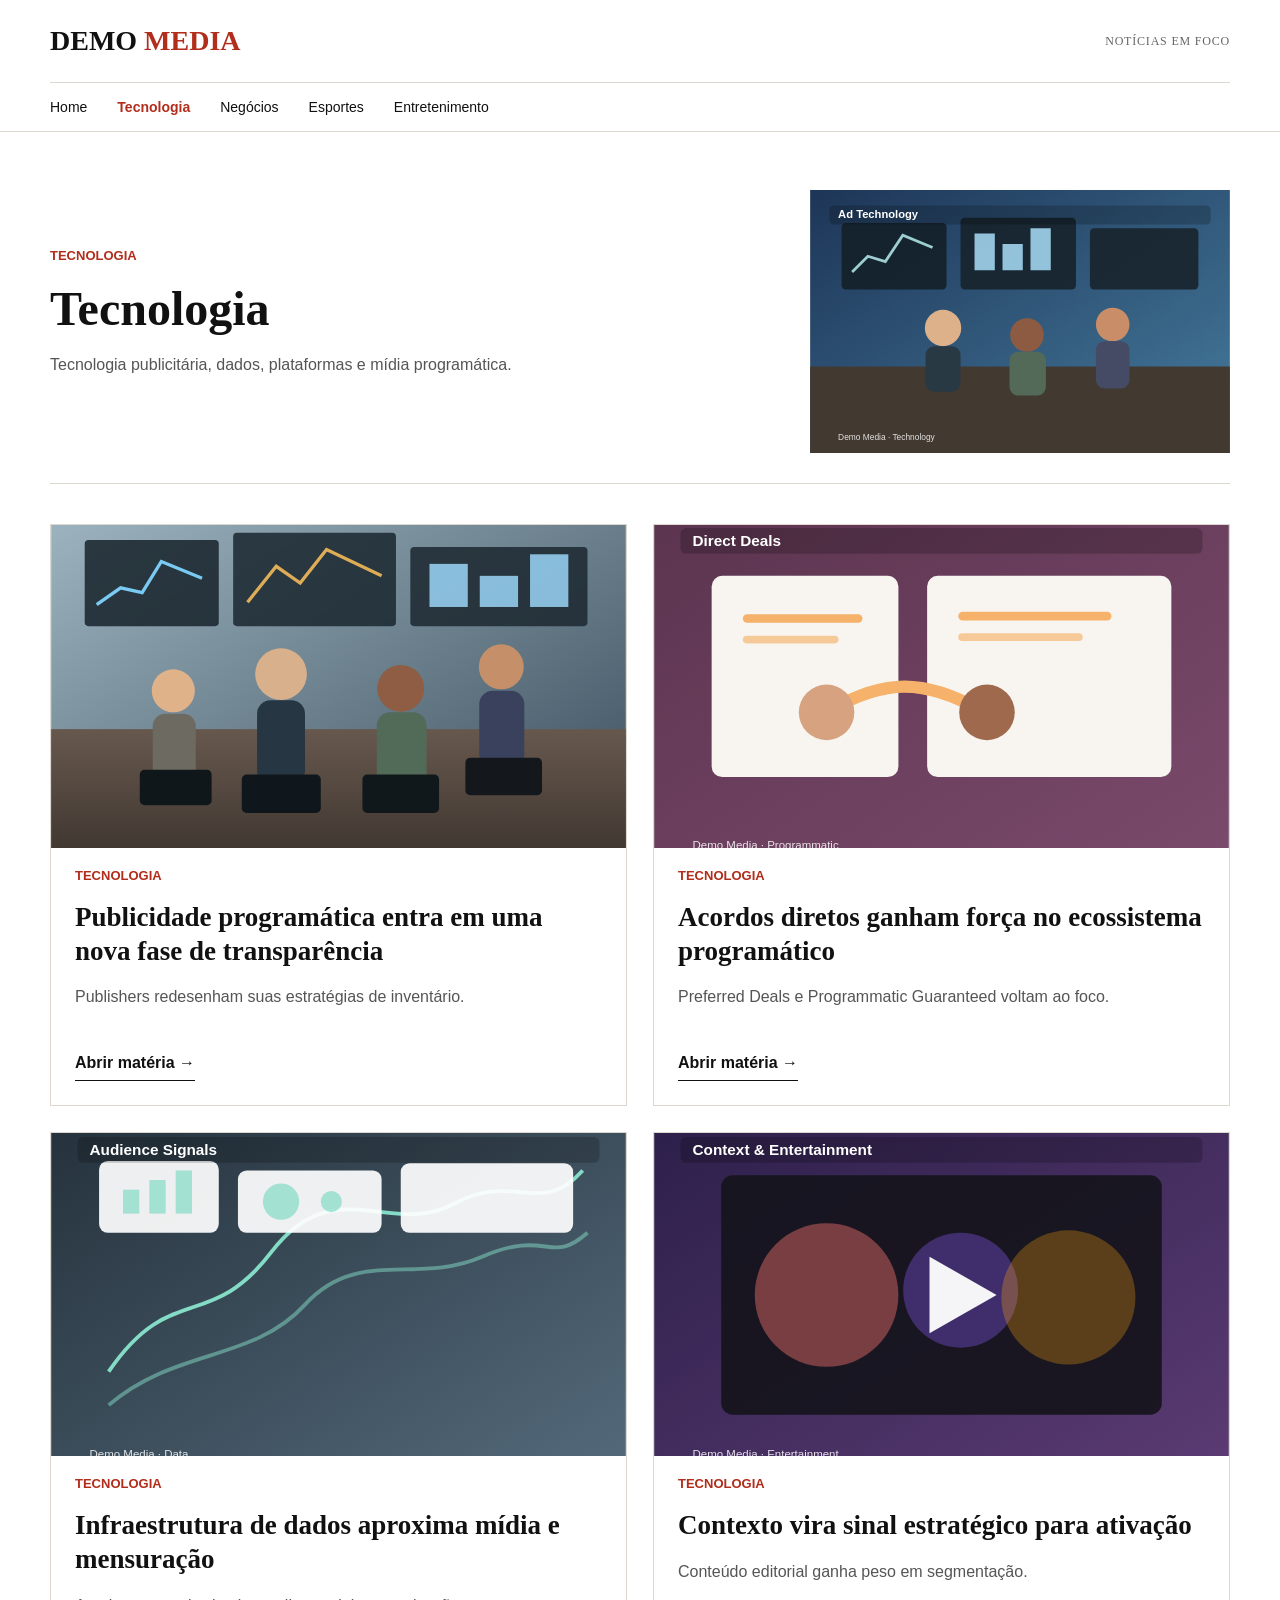
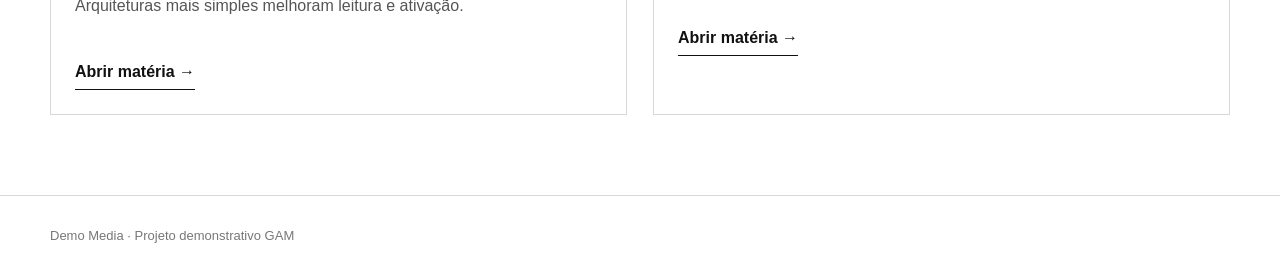
<file: tecnologia.html>
<!doctype html><html lang="pt-BR"><head><meta charset="utf-8"><meta name="viewport" content="width=device-width,initial-scale=1">
<title>Tecnologia | Demo Media</title><link rel="stylesheet" href="styles.css"></head><body><header class="site-header">
<div class="container header-top"><a class="brand" href="index.html">DEMO <span>MEDIA</span></a><span class="edition">NOTÍCIAS EM FOCO</span></div>
<nav class="container nav"><a class="" href="index.html">Home</a><a class="active" href="tecnologia.html">Tecnologia</a><a class="" href="negocios.html">Negócios</a><a class="" href="esportes.html">Esportes</a><a class="" href="entretenimento.html">Entretenimento</a></nav></header>
<main class="container"><section class="page-hero"><div class="page-hero-wrap"><div><div class="kicker">TECNOLOGIA</div><h1>Tecnologia</h1><p>Tecnologia publicitária, dados, plataformas e mídia programática.</p></div><img src="technology.svg" alt=""></div></section>
<section class="category-grid"><a class="category-card" href="article-programmatic.html"><img src="newsroom.svg" alt=""><div class="content"><div class="kicker">TECNOLOGIA</div><h2>Publicidade programática entra em uma nova fase de transparência</h2><p>Publishers redesenham suas estratégias de inventário.</p><span class="read-more">Abrir matéria →</span></div></a><a class="category-card" href="article-deals.html"><img src="deals.svg" alt=""><div class="content"><div class="kicker">TECNOLOGIA</div><h2>Acordos diretos ganham força no ecossistema programático</h2><p>Preferred Deals e Programmatic Guaranteed voltam ao foco.</p><span class="read-more">Abrir matéria →</span></div></a><a class="category-card" href="article-data.html"><img src="audience.svg" alt=""><div class="content"><div class="kicker">TECNOLOGIA</div><h2>Infraestrutura de dados aproxima mídia e mensuração</h2><p>Arquiteturas mais simples melhoram leitura e ativação.</p><span class="read-more">Abrir matéria →</span></div></a><a class="category-card" href="article-entertainment.html"><img src="entertainment.svg" alt=""><div class="content"><div class="kicker">TECNOLOGIA</div><h2>Contexto vira sinal estratégico para ativação</h2><p>Conteúdo editorial ganha peso em segmentação.</p><span class="read-more">Abrir matéria →</span></div></a></section></main><footer class="footer"><div class="container">Demo Media · Projeto demonstrativo GAM</div></footer></body></html>
</file>
<file: styles.css>
*{box-sizing:border-box}
:root{--ink:#111;--muted:#666;--line:#ddd7d1;--accent:#b22d1b;--soft:#f6f3ef}
html{scroll-behavior:smooth}
body{margin:0;background:#fff;color:var(--ink);font-family:Arial,Helvetica,sans-serif}
a{color:inherit;text-decoration:none}
img{max-width:100%;display:block}
.container{width:min(1180px,calc(100% - 40px));margin:0 auto}
.site-header{background:#fff;border-bottom:1px solid var(--line)}
.header-top{height:82px;display:flex;align-items:center;justify-content:space-between}
.brand{font:700 28px Georgia,serif}.brand span{color:var(--accent)}
.edition{font:12px Georgia,serif;color:#666;letter-spacing:.8px}
.nav{display:flex;gap:30px;border-top:1px solid var(--line);padding:16px 0;font-size:14px;overflow:auto}
.nav a:hover,.nav a.active{color:var(--accent);font-weight:700}
.section-heading{display:flex;justify-content:space-between;margin-top:56px;padding-bottom:13px;border-bottom:1px solid var(--line);font:13px Georgia,serif;color:var(--accent)}
.section-heading .date{color:#444}
.hero-grid{display:grid;grid-template-columns:minmax(0,1.45fr) minmax(320px,.8fr);gap:44px;padding:62px 0 54px}
.hero-image{width:100%;aspect-ratio:16/10;object-fit:cover;background:#e8e5e0}
.kicker{font-size:13px;color:var(--accent);font-weight:700;margin-bottom:18px}
.hero-copy h1,.article-content h1{font:700 54px/1.12 Georgia,serif;letter-spacing:-1.2px;margin:0}
.hero-copy p{font:20px/1.65 Georgia,serif;color:#454545}
.read-more{display:inline-block;margin-top:18px;padding:10px 0 8px;border-bottom:1px solid #111;font-weight:700}
.read-more:hover{color:var(--accent);border-color:var(--accent)}
.latest{padding:40px 0 80px;border-top:1px solid var(--line)}
.section-title{font-size:13px;color:var(--accent);font-weight:700;margin-bottom:24px}
.cards{display:grid;grid-template-columns:repeat(3,1fr);gap:28px}
.card{border-top:3px solid #111;padding-top:18px;display:block}
.card:hover h2{color:var(--accent)}
.card-thumb{width:100%;aspect-ratio:16/10;object-fit:cover;margin-bottom:16px;background:#eee}
.card span{font-size:12px;color:var(--accent);font-weight:700}
.card h2{font:700 24px/1.25 Georgia,serif;margin:12px 0}
.card p{color:#555;line-height:1.6}
.footer{border-top:1px solid var(--line);padding:32px 0;color:#777;font-size:13px}
.page-hero{padding:58px 0 30px;border-bottom:1px solid var(--line)}
.page-hero-wrap{display:grid;grid-template-columns:1fr 420px;gap:40px;align-items:center}
.page-hero h1{font:700 48px Georgia,serif;margin:0 0 12px}
.page-hero p{color:#555;max-width:760px;line-height:1.6}
.page-hero img{width:100%;aspect-ratio:16/10;object-fit:cover}
.category-grid{display:grid;grid-template-columns:repeat(2,1fr);gap:26px;padding:40px 0 80px}
.category-card{padding:0 0 24px;border:1px solid var(--line);background:#fff;display:block}
.category-card:hover{border-color:#999}
.category-card img{width:100%;aspect-ratio:16/9;object-fit:cover}
.category-card .content{padding:20px 24px 0}
.category-card h2{font:700 27px/1.25 Georgia,serif;margin:10px 0}
.category-card p{color:#555;line-height:1.6}
.article-page{padding:34px 0 80px}
.breadcrumb{font-size:13px;color:#777;margin-bottom:44px}.breadcrumb a{color:var(--accent)}
.article-layout{display:grid;grid-template-columns:minmax(0,1fr) 340px;gap:64px;align-items:start}
.article-content h1{font-size:58px}
.subtitle{font:22px/1.55 Georgia,serif;color:#4c4c4c;margin:24px 0 12px}
.byline{font-size:13px;color:#777;margin-bottom:34px}
.article-image{margin:12px 0 34px;width:100%;aspect-ratio:16/9;object-fit:cover}
.article-content p:not(.subtitle){font:20px/1.8 Georgia,serif;color:#292929}
.sidebar{position:sticky;top:24px}
.ad-label{font-size:10px;color:#888;letter-spacing:1px;margin:0 0 8px 20px}
.ad-shell{width:320px;min-height:270px;display:flex;justify-content:center;padding:10px;background:#fafafa;border:1px solid #ece8e3}
#div-gpt-ad-1789431732785-0{background:#fafafa}
.debug-panel{margin-top:24px;border:1px solid var(--line);padding:20px;background:var(--soft)}
.debug-panel h3{font:700 18px Georgia,serif;margin:0 0 16px}
.debug-panel dl{margin:0}
.debug-panel dl div{display:grid;grid-template-columns:115px 1fr;gap:10px;padding:7px 0;border-top:1px solid #ddd6d0}
.debug-panel dt{font-size:12px;color:#777}.debug-panel dd{margin:0;font-size:12px;word-break:break-word}
.status{font-weight:700;color:#1b6e37}
.back-home{display:inline-block;margin-top:24px;font-weight:700;color:var(--accent)}
@media(max-width:900px){
 .hero-grid,.article-layout,.category-grid,.page-hero-wrap{grid-template-columns:1fr}
 .hero-copy h1,.article-content h1{font-size:42px}
 .sidebar{position:static}.ad-shell{margin:0 auto}.ad-label{text-align:center;margin-left:0}
 .cards{grid-template-columns:1fr}
}
@media(max-width:560px){
 .container{width:min(100% - 24px,1180px)}
 .header-top{height:68px}.edition{display:none}.nav{gap:17px;white-space:nowrap}
 .hero-grid{padding-top:40px}.hero-copy h1,.article-content h1{font-size:36px}
 .hero-copy p,.article-content p:not(.subtitle){font-size:18px}
}
</file>
